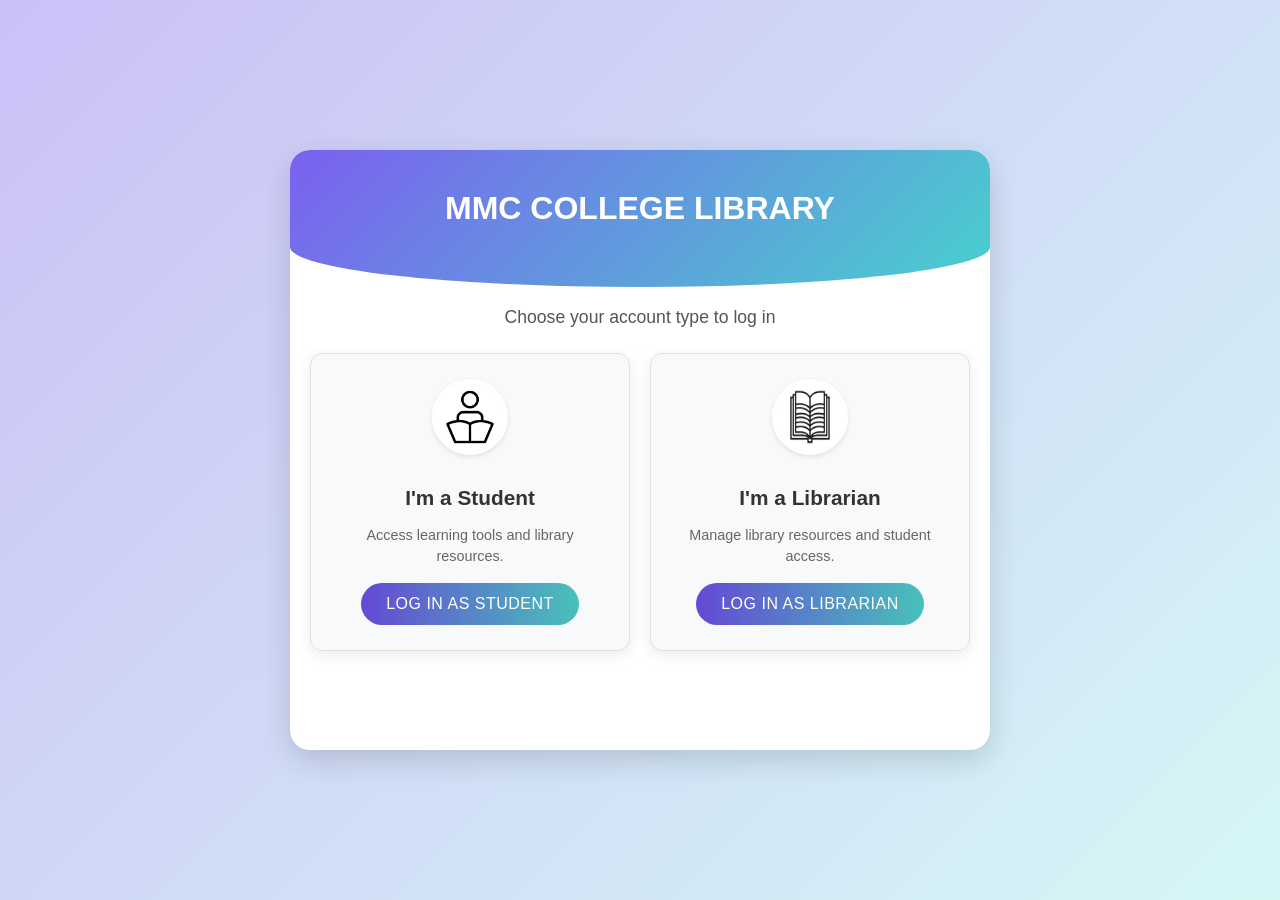
<file: index.html>
<!DOCTYPE html>
<html lang="en">

<head>
    <meta charset="UTF-8">
    <meta name="viewport" content="width=device-width, initial-scale=1.0">
    <title>MMC COLLEGE LIBRARY Login</title>
    
    <style>
        body {
            font-family: 'Poppins', Arial, sans-serif;
            background: linear-gradient(135deg, #cbc1f7, #d6f7f6);
            display: flex;
            justify-content: center;
            align-items: center;
            min-height: 100vh;
            margin: 0;
            padding: 20px;
            box-sizing: border-box;
        }

        @keyframes fadeInScaleUp {
            from {
                opacity: 0;
                transform: scale(0.95) translateY(10px);
            }
            to {
                opacity: 1;
                transform: scale(1) translateY(0);
            }
        }

        @keyframes fadeInSlideUp {
            from {
                opacity: 0;
                transform: translateY(20px);
            }
            to {
                opacity: 1;
                transform: translateY(0);
            }
        }
        
        @keyframes waveShimmer {
            0% { left: -100%; }
            50% { left: 120%; }
            100% { left: 120%; }
        }

        .container {
            background-color: white;
            border-radius: 20px;
            box-shadow: 0 10px 30px rgba(0, 0, 0, 0.15);
            text-align: center;
            width: 700px;
            height: 600px;
            overflow: hidden;
            animation: fadeInScaleUp 0.7s ease-out forwards;
        }

        .header-wave {
            background: linear-gradient(135deg, #7B60F0, #48D1CC);
            color: white;
            padding: 40px 20px 60px 20px;
            border-bottom-left-radius: 50% 40px;
            border-bottom-right-radius: 50% 40px;
            margin-bottom: 20px;
            position: relative;
            overflow: hidden;
        }
        
        .header-wave::before {
            content: '';
            position: absolute;
            top: 0;
            left: -100%; 
            width: 75%;
            height: 100%;
            background: linear-gradient(90deg, transparent, rgba(255, 255, 255, 0.2), transparent);
            transform: skewX(-25deg);
            animation: waveShimmer 3.5s infinite 1.2s ease-in-out;
        }


        .header-wave h1 {
            margin: 0;
            font-size: 2em;
            font-weight: 600;
            position: relative; 
            z-index: 1;
        }

        #initial-content {
            opacity: 1;
            transform:matrix3d(0);
            transition: opacity 0.4s ease-out, transform 0.4s ease-out;
            padding: 0 20px;
        }
        #initial-content.hidden {
            opacity: 0;
            transform: translateY(-10px);
            pointer-events: none;
        }

        #account-choice-message {
            color: #555;
            font-size: 1.1em;
            margin-bottom: 25px;
        }

        .account-options {
            display: flex;
            flex-direction: column;
            align-items: center;
            gap: 20px;
            margin-bottom: 30px;
        }

        .account-box {
            background-color: #f8f9fa;
            padding: 25px;
            border-radius: 12px;
            width: 350vw;
            box-shadow: 0 4px 15px rgba(0, 0, 0, 0.08);
            border: 1px solid #e0e0e0;
            transition: transform 0.3s ease, box-shadow 0.3s ease;
        }
        .account-box:hover {
            transform: translateY(-6px) scale(1.03);
            box-shadow: 0 8px 25px rgba(0, 0, 0, 0.12);
        }

        .account-box img {
            height: 70px;
            width: 70px;
            border-radius: 50%;
            margin-bottom: 10px;
            border: 3px solid white;
            box-shadow: 0 2px 5px rgba(0,0,0,0.1);
        }

        .account-box h2 {
            color: #333;
            font-size: 1.3em;
            margin-bottom: 8px;
            font-weight: 600;
        }

        .account-box p {
            font-size: 0.9em;
            color: #666;
            line-height: 1.5;
            margin-bottom: 15px;
        }

        button,
        input[type="submit"] {
            background: linear-gradient(to right, #6549d5, #48c1ba);
            color: white;
            padding: 12px 25px;
            border: none;
            border-radius: 25px;
            cursor: pointer;
            font-size: 1em;
            font-weight: 500;
            transition: all 0.3s ease;
            text-transform: uppercase;
            letter-spacing: 0.5px;
        }

        button:hover,
        input[type="submit"]:hover {
            opacity: 0.85;
            box-shadow: 0 5px 15px rgba(0, 0, 0, 0.2);
            transform: translateY(-2px);
        }
        
        #login-form {
            display: none;
            padding: 20px 30px 30px 30px;
            overflow: hidden;
        }
        #login-form[style*="block"] { 
             animation: fadeInSlideUp 0.3s ease-out forwards;
        }


        #login-form h2 {
            color: #333;
            font-size: 1.8em;
            margin-bottom: 25px;
            font-weight: 600;
        }

        #login-form form {
            display: flex;
            flex-direction: column;
            gap: 18px;
        }

        #login-form label {
            display: block;
            text-align: left;
            color: #555;
           /* font-weight: 500;*/
            margin-bottom: 5px;
        }

        input[type="text"],
        input[type="password"] {
            width: 100%;
            padding: 12px 15px;
            border: 1px solid #ddd;
            border-radius: 8px;
            box-sizing: border-box;
            font-size: 1em;
            background-color: #fdfdfd;
            transition: border-color 0.3s ease, box-shadow 0.3s ease, background-color 0.3s ease;
        }

        input[type="text"]:focus,
        input[type="password"]:focus {
            border-color: #7B60F0;
            outline: none;
            box-shadow: 0 0 0 3px rgba(123, 96, 240, 0.25);
        }
        
        #login-form input[type="submit"] {
             width: 100%;
             margin-top: 10px;
        }

        p#signup-link {
            margin-top: 15px;
            font-size: 0.9em;
        }

        p#signup-link a.signup-link {
            color: #7B60F0;
            text-decoration: none;
            font-weight: 500;
            transition: color 0.3s ease, text-decoration 0.3s ease;
        }

        p#signup-link a.signup-link:hover {
            text-decoration: underline;
            color: #5a3fdb; /* Darken link color on hover */
        }

        #signup-link { 
            display: none; 
        }

        @media (min-width: 600px) {
            .account-options {
                flex-direction: row;
                justify-content: space-around;
            }
            .account-box {
                 width: 45%;
            }
        }

    </style>

    <script>
        function showLogin(role) {
            document.getElementById('role').value = role;
            
            const initialContent = document.getElementById('initial-content');
            if (initialContent) {
                initialContent.classList.add('hidden');
            
                    if(initialContent.classList.contains('hidden')){ 
                        initialContent.style.display = 'none'; 
                    }
                
            }

            const loginForm = document.getElementById('login-form');
            loginForm.style.display = 'block'; 

            document.getElementById('user-type').textContent = role.charAt(0).toUpperCase() + role.slice(1);

            const signupLinkP = document.getElementById('signup-link');
            if (role === 'student') {
                signupLinkP.style.display = 'block';
            } else {
                signupLinkP.style.display = 'none';
            }
        }
    </script>
</head>

<body>
    <div class="container">
        <div class="header-wave">
            <h1>MMC COLLEGE LIBRARY</h1>
        </div>

        <div id="initial-content"> <div id="account-choice-message">
                Choose your account type to log in
            </div>
            <div class="account-options">
                <div class="account-box">
                    <img src="uploads/required_pics/studentSymbol.jpg" alt="Student Icon">
                    <h2>I'm a Student</h2>
                    <p>Access learning tools and library resources.</p>
                    <button onclick="showLogin('student')">Log in as Student</button>
                </div>

                <div class="account-box">
                    <img src="uploads/required_pics/librarianSymbol.jpg" alt="Librarian Icon">
                    <h2>I'm a Librarian</h2>
                    <p>Manage library resources and student access.</p>
                    <button onclick="showLogin('librarian')">Log in as Librarian</button>
                </div>
            </div>
        </div>

        <div id="login-form"> <h2><span id="user-type"></span> Login</h2>
            <form action="login.php" method="POST">
                <input type="hidden" name="role" id="role">
                <div>
                    <label for="username">User ID:</label>
                    <input type="text" id="username" name="username" required placeholder="Enter your ID">
                </div>
                <div>
                    <label for="password">Password:</label>
                    <input type="password" id="password" name="password" required placeholder="Enter your password">
                </div>
                <p id="signup-link">Not signed up? <a href="signup.php" class="signup-link">Sign up here</a></p>
                <input type="submit" value="Login">
            </form>
        </div>
    </div>
</body>
</html>
</file>
